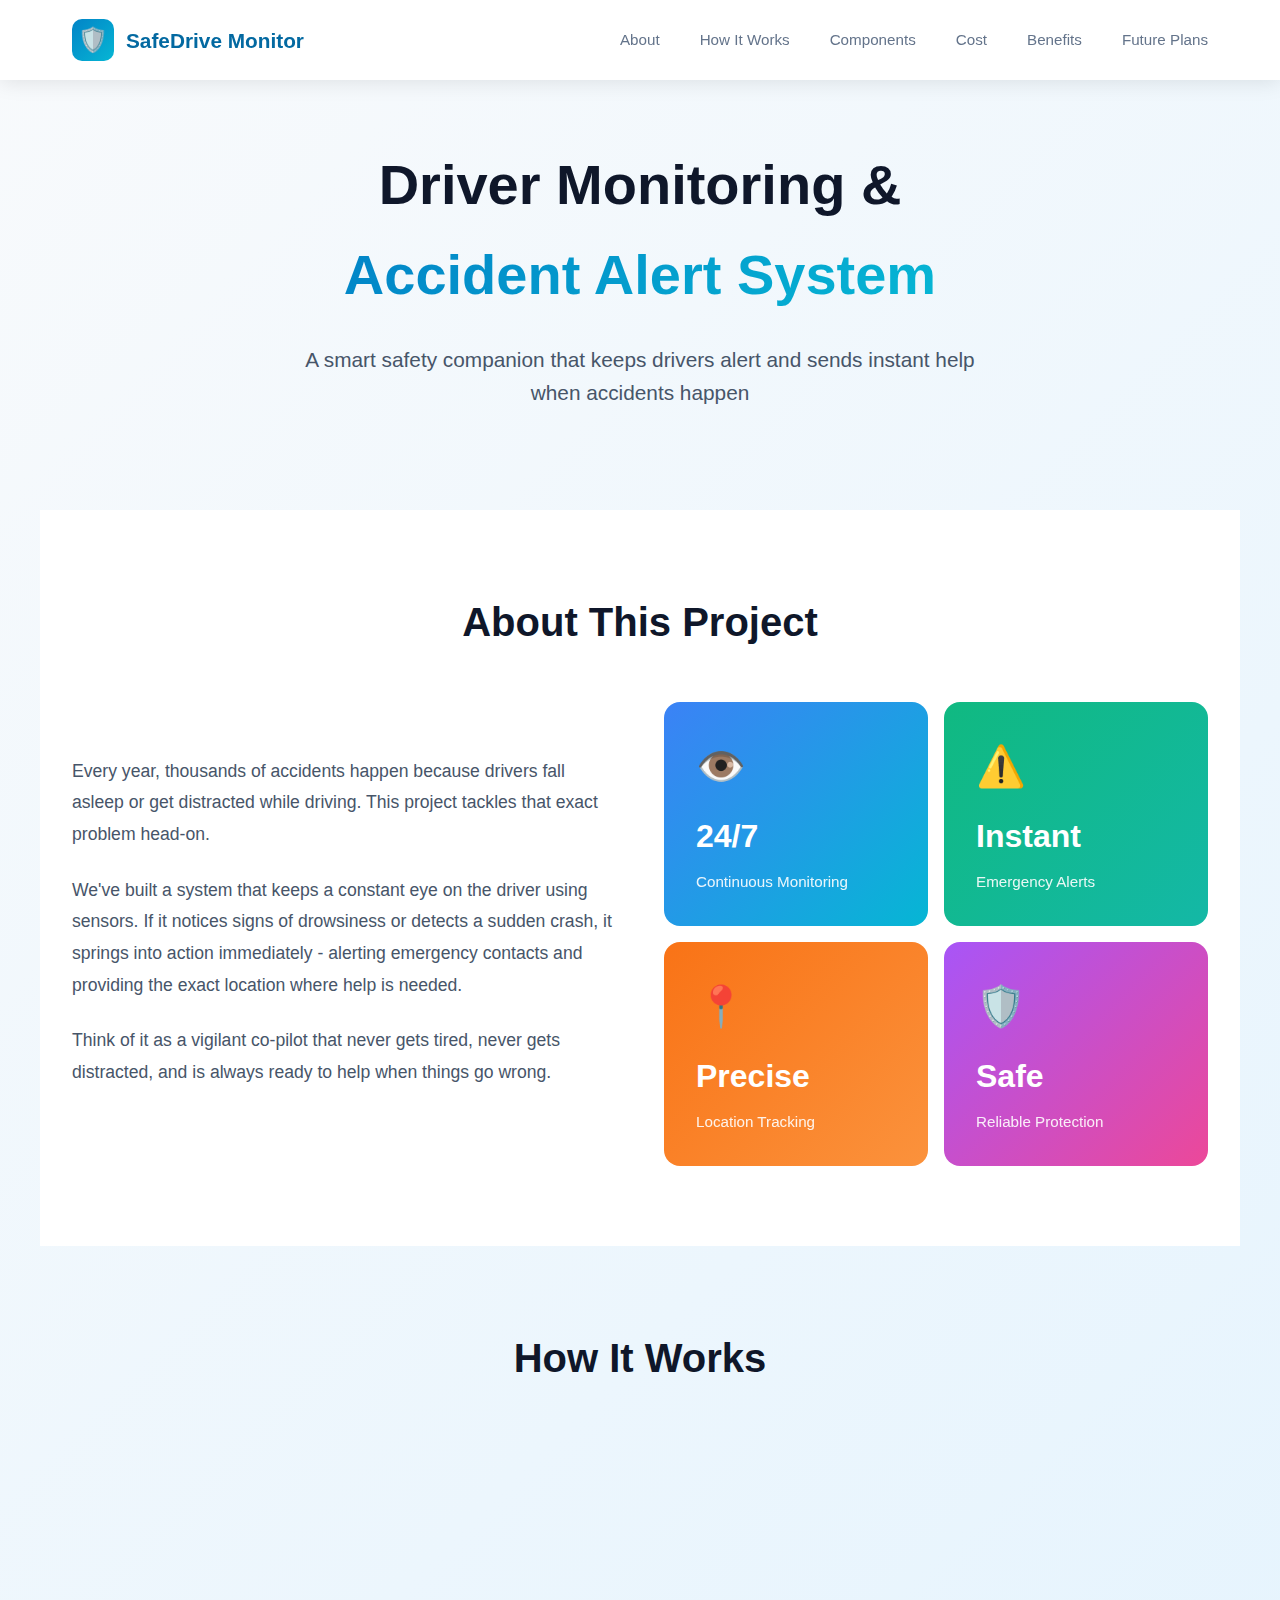
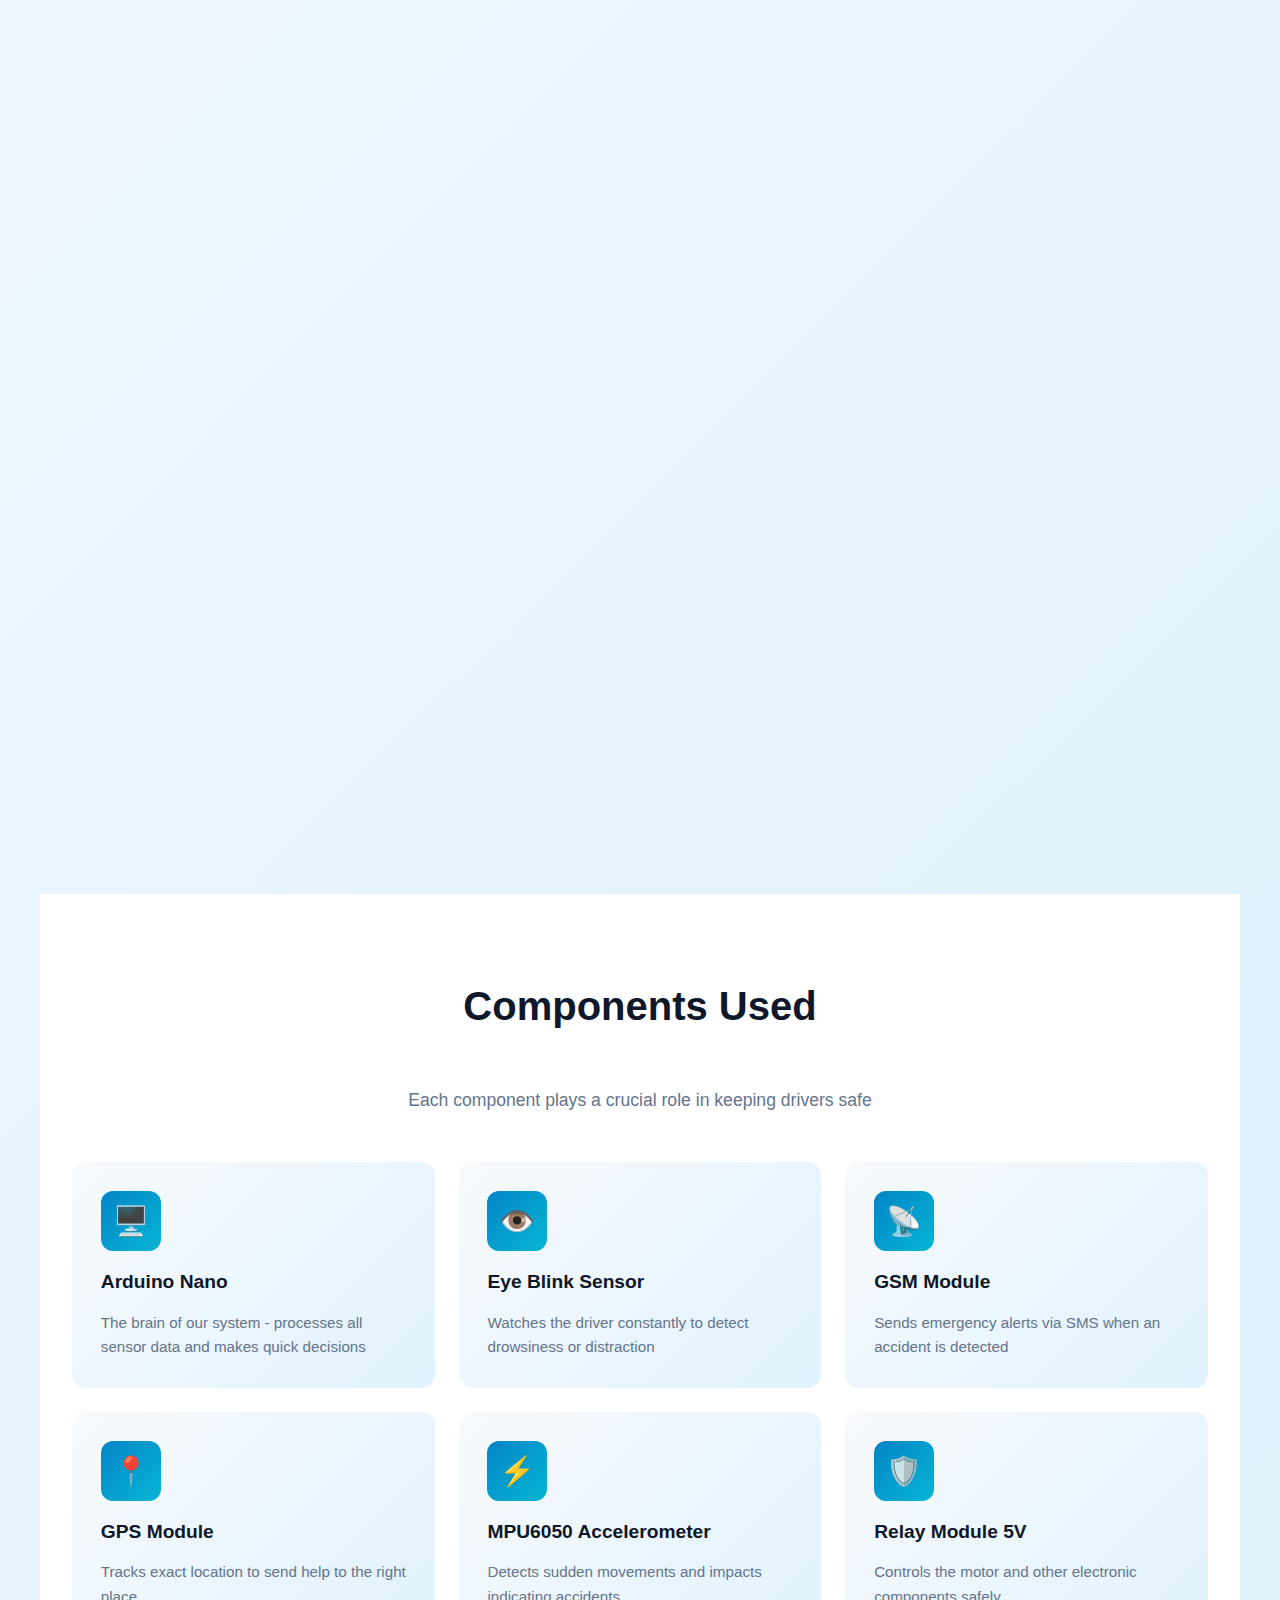
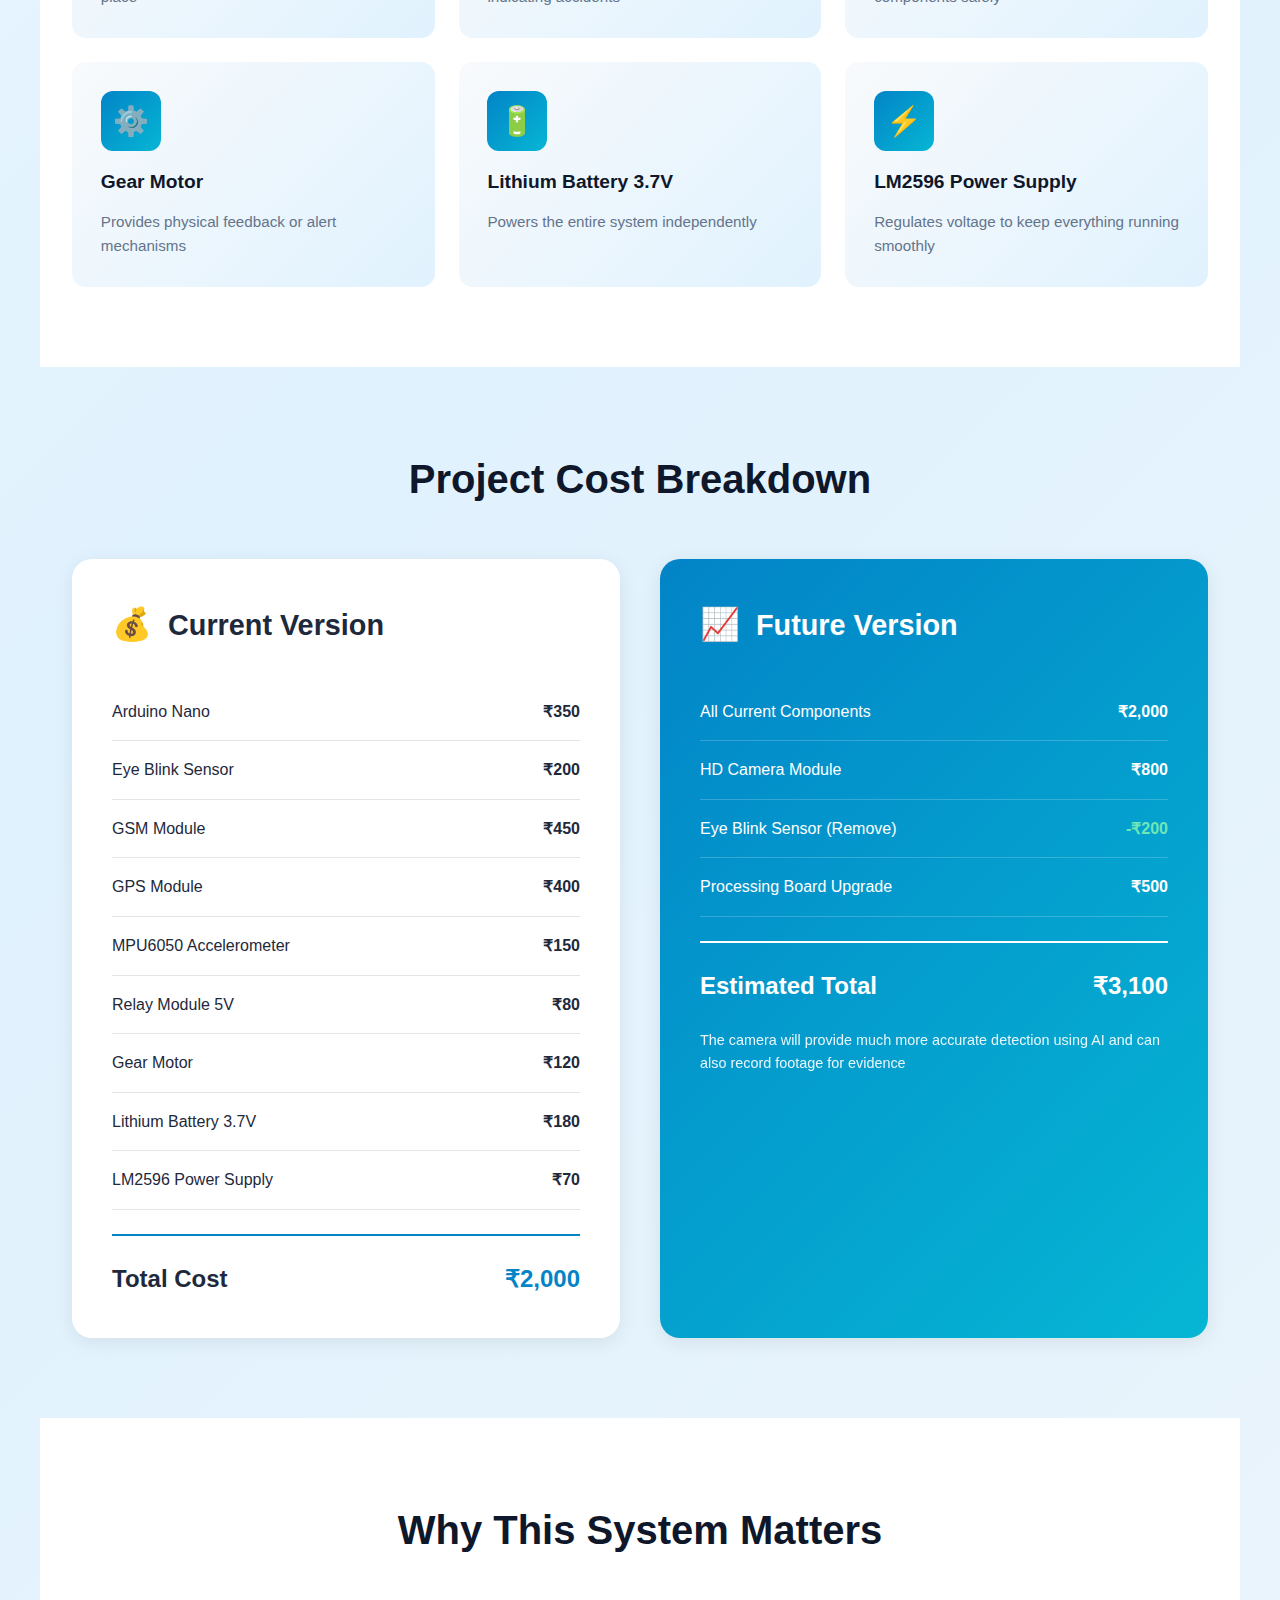
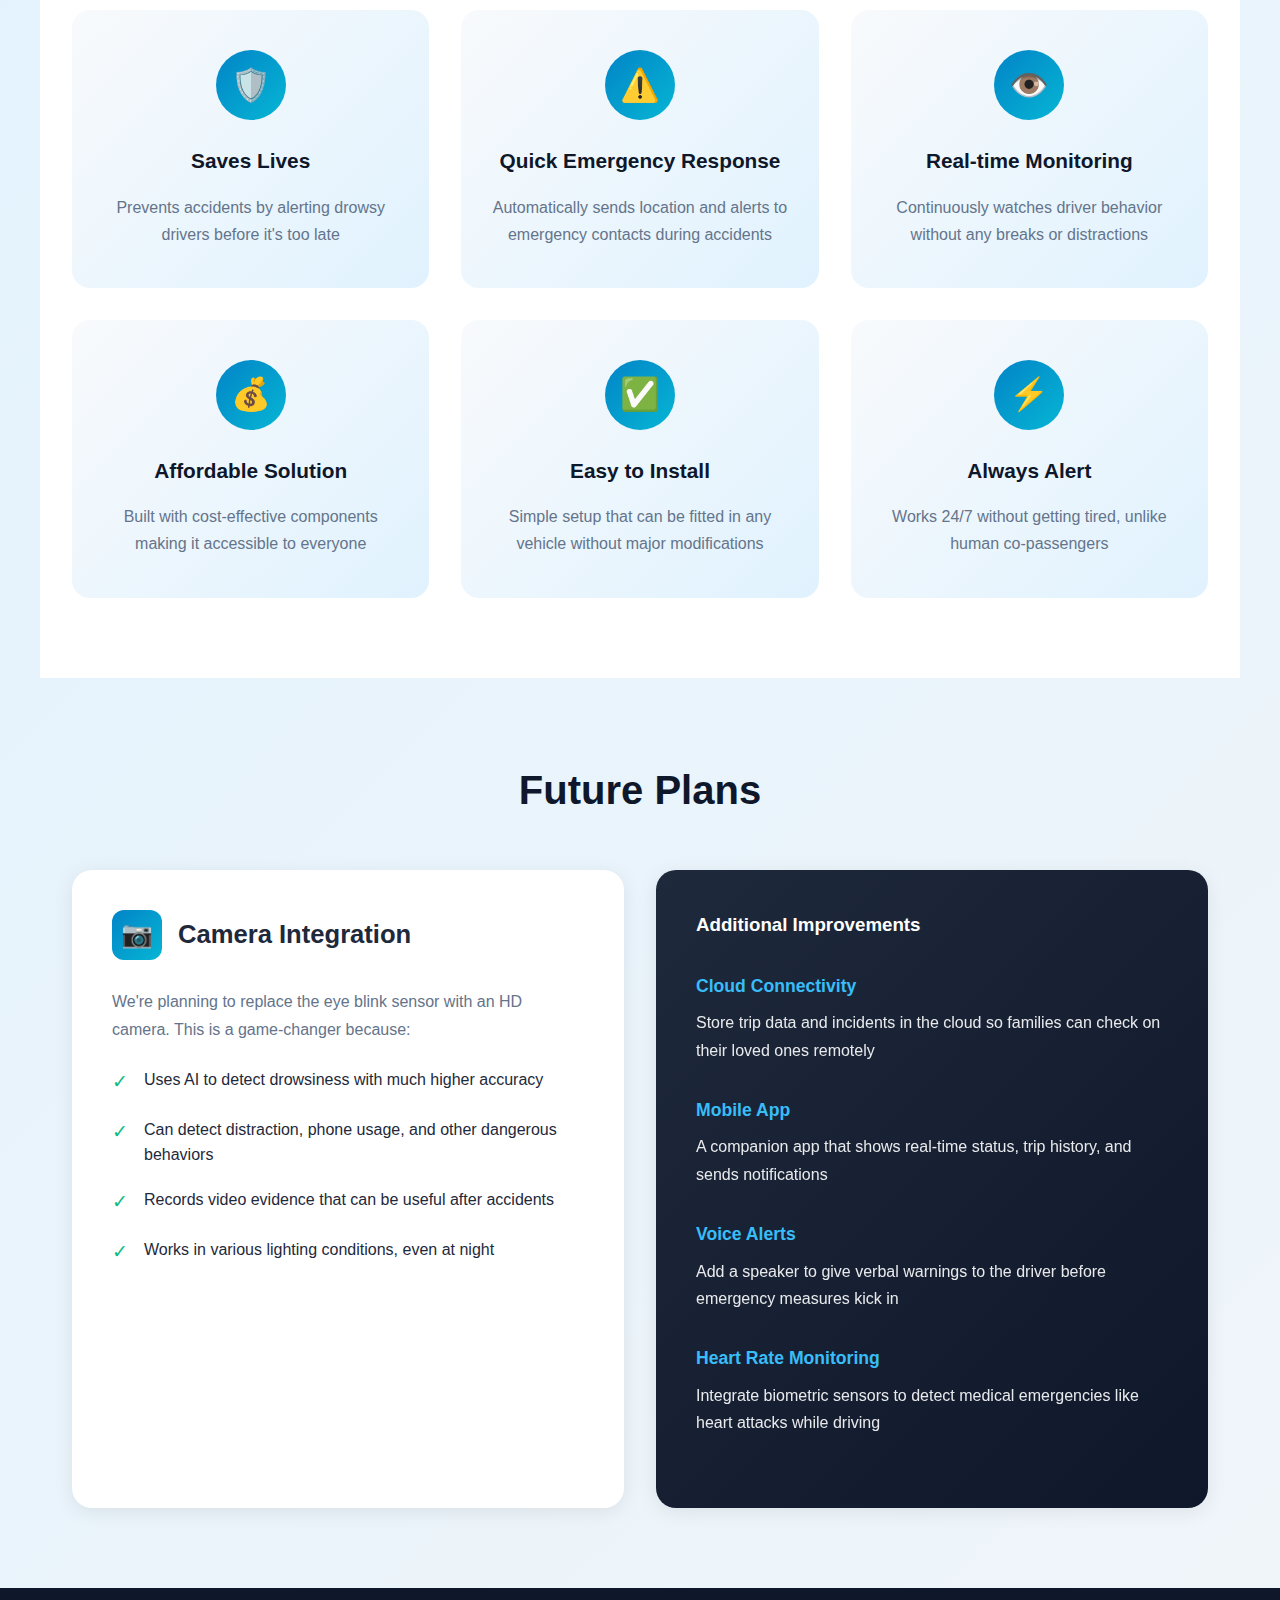
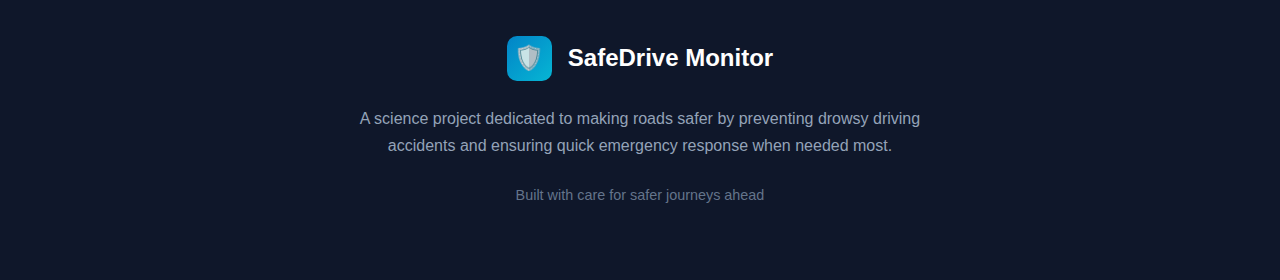
<file: index.html>
<!DOCTYPE html>
<html lang="en">
<head>
    <meta charset="UTF-8">
    <meta name="viewport" content="width=device-width, initial-scale=1.0">
    <title>Driver Monitoring & Accident Alert System - Science Project</title>
    <link rel="stylesheet" href="driver.css">
</head>
<body>
    <nav class="navbar">
        <div class="nav-container">
            <div class="logo">
                <div class="logo-icon">🛡️</div>
                <span>SafeDrive Monitor</span>
            </div>
            <ul class="nav-links">
                <li><a href="#about">About</a></li>
                <li><a href="#how-it-works">How It Works</a></li>
                <li><a href="#components">Components</a></li>
                <li><a href="#cost">Cost</a></li>
                <li><a href="#benefits">Benefits</a></li>
                <li><a href="#future">Future Plans</a></li>
            </ul>
        </div>
    </nav>

    <section class="hero">
        <h1>Driver Monitoring &<br><span class="highlight">Accident Alert System</span></h1>
        <p>A smart safety companion that keeps drivers alert and sends instant help when accidents happen</p>
    </section>

    <section id="about" class="section white-section">
        <h2 class="section-title">About This Project</h2>
        <div class="about-grid">
            <div class="about-text">
                <p>Every year, thousands of accidents happen because drivers fall asleep or get distracted while driving. This project tackles that exact problem head-on.</p>
                <p>We've built a system that keeps a constant eye on the driver using sensors. If it notices signs of drowsiness or detects a sudden crash, it springs into action immediately - alerting emergency contacts and providing the exact location where help is needed.</p>
                <p>Think of it as a vigilant co-pilot that never gets tired, never gets distracted, and is always ready to help when things go wrong.</p>
            </div>
            <div class="stats-grid">
                <div class="stat-card blue">
                    <div class="stat-icon">👁️</div>
                    <h3>24/7</h3>
                    <p>Continuous Monitoring</p>
                </div>
                <div class="stat-card green">
                    <div class="stat-icon">⚠️</div>
                    <h3>Instant</h3>
                    <p>Emergency Alerts</p>
                </div>
                <div class="stat-card orange">
                    <div class="stat-icon">📍</div>
                    <h3>Precise</h3>
                    <p>Location Tracking</p>
                </div>
                <div class="stat-card pink">
                    <div class="stat-icon">🛡️</div>
                    <h3>Safe</h3>
                    <p>Reliable Protection</p>
                </div>
            </div>
        </div>
    </section>

    <section id="how-it-works" class="section">
        <h2 class="section-title">How It Works</h2>
        <div class="steps">
            <div class="step">
                <div class="step-number">1</div>
                <div class="step-content">
                    <h3>Driver Monitoring</h3>
                    <p>The eye blink sensor continuously tracks the driver's eyes. If it detects prolonged eye closure or irregular blinking patterns, it knows something's wrong.</p>
                </div>
            </div>
            <div class="step">
                <div class="step-number">2</div>
                <div class="step-content">
                    <h3>Motion Detection</h3>
                    <p>The MPU6050 accelerometer feels every movement of the vehicle. During normal driving, movements are smooth. But during an accident, there's a sudden, sharp change that the sensor catches instantly.</p>
                </div>
            </div>
            <div class="step">
                <div class="step-number">3</div>
                <div class="step-content">
                    <h3>Processing & Decision</h3>
                    <p>Arduino Nano is constantly analyzing data from all sensors. When it spots danger signs - whether drowsiness or a crash - it makes split-second decisions.</p>
                </div>
            </div>
            <div class="step">
                <div class="step-number">4</div>
                <div class="step-content">
                    <h3>Alert Activation</h3>
                    <p>The moment danger is confirmed, multiple things happen at once: the system triggers alerts, the motor provides physical warnings, and emergency protocols begin.</p>
                </div>
            </div>
            <div class="step">
                <div class="step-number">5</div>
                <div class="step-content">
                    <h3>Emergency Response</h3>
                    <p>The GSM module sends SMS alerts to pre-programmed emergency contacts. The GPS module provides the exact coordinates so help can reach the right location without any delay.</p>
                </div>
            </div>
        </div>
    </section>

    <section id="components" class="section white-section">
        <h2 class="section-title">Components Used</h2>
        <p style="text-align: center; color: #64748b; margin-bottom: 3rem; font-size: 1.1rem;">Each component plays a crucial role in keeping drivers safe</p>
        <div class="components-grid">
            <div class="component-card">
                <div class="component-icon">🖥️</div>
                <h3>Arduino Nano</h3>
                <p>The brain of our system - processes all sensor data and makes quick decisions</p>
            </div>
            <div class="component-card">
                <div class="component-icon">👁️</div>
                <h3>Eye Blink Sensor</h3>
                <p>Watches the driver constantly to detect drowsiness or distraction</p>
            </div>
            <div class="component-card">
                <div class="component-icon">📡</div>
                <h3>GSM Module</h3>
                <p>Sends emergency alerts via SMS when an accident is detected</p>
            </div>
            <div class="component-card">
                <div class="component-icon">📍</div>
                <h3>GPS Module</h3>
                <p>Tracks exact location to send help to the right place</p>
            </div>
            <div class="component-card">
                <div class="component-icon">⚡</div>
                <h3>MPU6050 Accelerometer</h3>
                <p>Detects sudden movements and impacts indicating accidents</p>
            </div>
            <div class="component-card">
                <div class="component-icon">🛡️</div>
                <h3>Relay Module 5V</h3>
                <p>Controls the motor and other electronic components safely</p>
            </div>
            <div class="component-card">
                <div class="component-icon">⚙️</div>
                <h3>Gear Motor</h3>
                <p>Provides physical feedback or alert mechanisms</p>
            </div>
            <div class="component-card">
                <div class="component-icon">🔋</div>
                <h3>Lithium Battery 3.7V</h3>
                <p>Powers the entire system independently</p>
            </div>
            <div class="component-card">
                <div class="component-icon">⚡</div>
                <h3>LM2596 Power Supply</h3>
                <p>Regulates voltage to keep everything running smoothly</p>
            </div>
        </div>
    </section>

    <section id="cost" class="section">
        <h2 class="section-title">Project Cost Breakdown</h2>
        <div class="cost-grid">
            <div class="cost-card current">
                <div class="cost-header">
                    <span class="cost-icon">💰</span>
                    <span>Current Version</span>
                </div>
                <div class="cost-item">
                    <span>Arduino Nano</span>
                    <span><strong>₹350</strong></span>
                </div>
                <div class="cost-item">
                    <span>Eye Blink Sensor</span>
                    <span><strong>₹200</strong></span>
                </div>
                <div class="cost-item">
                    <span>GSM Module</span>
                    <span><strong>₹450</strong></span>
                </div>
                <div class="cost-item">
                    <span>GPS Module</span>
                    <span><strong>₹400</strong></span>
                </div>
                <div class="cost-item">
                    <span>MPU6050 Accelerometer</span>
                    <span><strong>₹150</strong></span>
                </div>
                <div class="cost-item">
                    <span>Relay Module 5V</span>
                    <span><strong>₹80</strong></span>
                </div>
                <div class="cost-item">
                    <span>Gear Motor</span>
                    <span><strong>₹120</strong></span>
                </div>
                <div class="cost-item">
                    <span>Lithium Battery 3.7V</span>
                    <span><strong>₹180</strong></span>
                </div>
                <div class="cost-item">
                    <span>LM2596 Power Supply</span>
                    <span><strong>₹70</strong></span>
                </div>
                <div class="cost-total">
                    <span>Total Cost</span>
                    <span style="color: #0284c7;">₹2,000</span>
                </div>
            </div>

            <div class="cost-card future">
                <div class="cost-header">
                    <span class="cost-icon">📈</span>
                    <span>Future Version</span>
                </div>
                <div class="cost-item">
                    <span>All Current Components</span>
                    <span><strong>₹2,000</strong></span>
                </div>
                <div class="cost-item">
                    <span>HD Camera Module</span>
                    <span><strong>₹800</strong></span>
                </div>
                <div class="cost-item">
                    <span>Eye Blink Sensor (Remove)</span>
                    <span style="color: #6ee7b7;"><strong>-₹200</strong></span>
                </div>
                <div class="cost-item">
                    <span>Processing Board Upgrade</span>
                    <span><strong>₹500</strong></span>
                </div>
                <div class="cost-total">
                    <span>Estimated Total</span>
                    <span>₹3,100</span>
                </div>
                <p class="cost-note">The camera will provide much more accurate detection using AI and can also record footage for evidence</p>
            </div>
        </div>
    </section>

    <section id="benefits" class="section white-section">
        <h2 class="section-title">Why This System Matters</h2>
        <div class="benefits-grid">
            <div class="benefit-card">
                <div class="benefit-icon">🛡️</div>
                <h3>Saves Lives</h3>
                <p>Prevents accidents by alerting drowsy drivers before it's too late</p>
            </div>
            <div class="benefit-card">
                <div class="benefit-icon">⚠️</div>
                <h3>Quick Emergency Response</h3>
                <p>Automatically sends location and alerts to emergency contacts during accidents</p>
            </div>
            <div class="benefit-card">
                <div class="benefit-icon">👁️</div>
                <h3>Real-time Monitoring</h3>
                <p>Continuously watches driver behavior without any breaks or distractions</p>
            </div>
            <div class="benefit-card">
                <div class="benefit-icon">💰</div>
                <h3>Affordable Solution</h3>
                <p>Built with cost-effective components making it accessible to everyone</p>
            </div>
            <div class="benefit-card">
                <div class="benefit-icon">✅</div>
                <h3>Easy to Install</h3>
                <p>Simple setup that can be fitted in any vehicle without major modifications</p>
            </div>
            <div class="benefit-card">
                <div class="benefit-icon">⚡</div>
                <h3>Always Alert</h3>
                <p>Works 24/7 without getting tired, unlike human co-passengers</p>
            </div>
        </div>
    </section>

    <section id="future" class="section">
        <h2 class="section-title">Future Plans</h2>
        <div class="future-grid">
            <div class="future-card camera">
                <div class="future-header">
                    <div class="future-icon">📷</div>
                    <h3>Camera Integration</h3>
                </div>
                <p style="color: #64748b;">We're planning to replace the eye blink sensor with an HD camera. This is a game-changer because:</p>
                <ul class="future-list">
                    <li>
                        <span class="check-icon">✓</span>
                        <span>Uses AI to detect drowsiness with much higher accuracy</span>
                    </li>
                    <li>
                        <span class="check-icon">✓</span>
                        <span>Can detect distraction, phone usage, and other dangerous behaviors</span>
                    </li>
                    <li>
                        <span class="check-icon">✓</span>
                        <span>Records video evidence that can be useful after accidents</span>
                    </li>
                    <li>
                        <span class="check-icon">✓</span>
                        <span>Works in various lighting conditions, even at night</span>
                    </li>
                </ul>
            </div>

            <div class="future-card additional">
                <h3 style="margin-bottom: 2rem;">Additional Improvements</h3>
                <div class="improvement-section">
                    <h4>Cloud Connectivity</h4>
                    <p>Store trip data and incidents in the cloud so families can check on their loved ones remotely</p>
                </div>
                <div class="improvement-section">
                    <h4>Mobile App</h4>
                    <p>A companion app that shows real-time status, trip history, and sends notifications</p>
                </div>
                <div class="improvement-section">
                    <h4>Voice Alerts</h4>
                    <p>Add a speaker to give verbal warnings to the driver before emergency measures kick in</p>
                </div>
                <div class="improvement-section">
                    <h4>Heart Rate Monitoring</h4>
                    <p>Integrate biometric sensors to detect medical emergencies like heart attacks while driving</p>
                </div>
            </div>
        </div>
    </section>

    <footer>
        <div class="footer-logo">
            <div class="footer-logo-icon">🛡️</div>
            <span>SafeDrive Monitor</span>
        </div>
        <p>A science project dedicated to making roads safer by preventing drowsy driving accidents and ensuring quick emergency response when needed most.</p>
        <p class="footer-note">Built with care for safer journeys ahead</p>
    </footer>
</body>
</html>
</file>
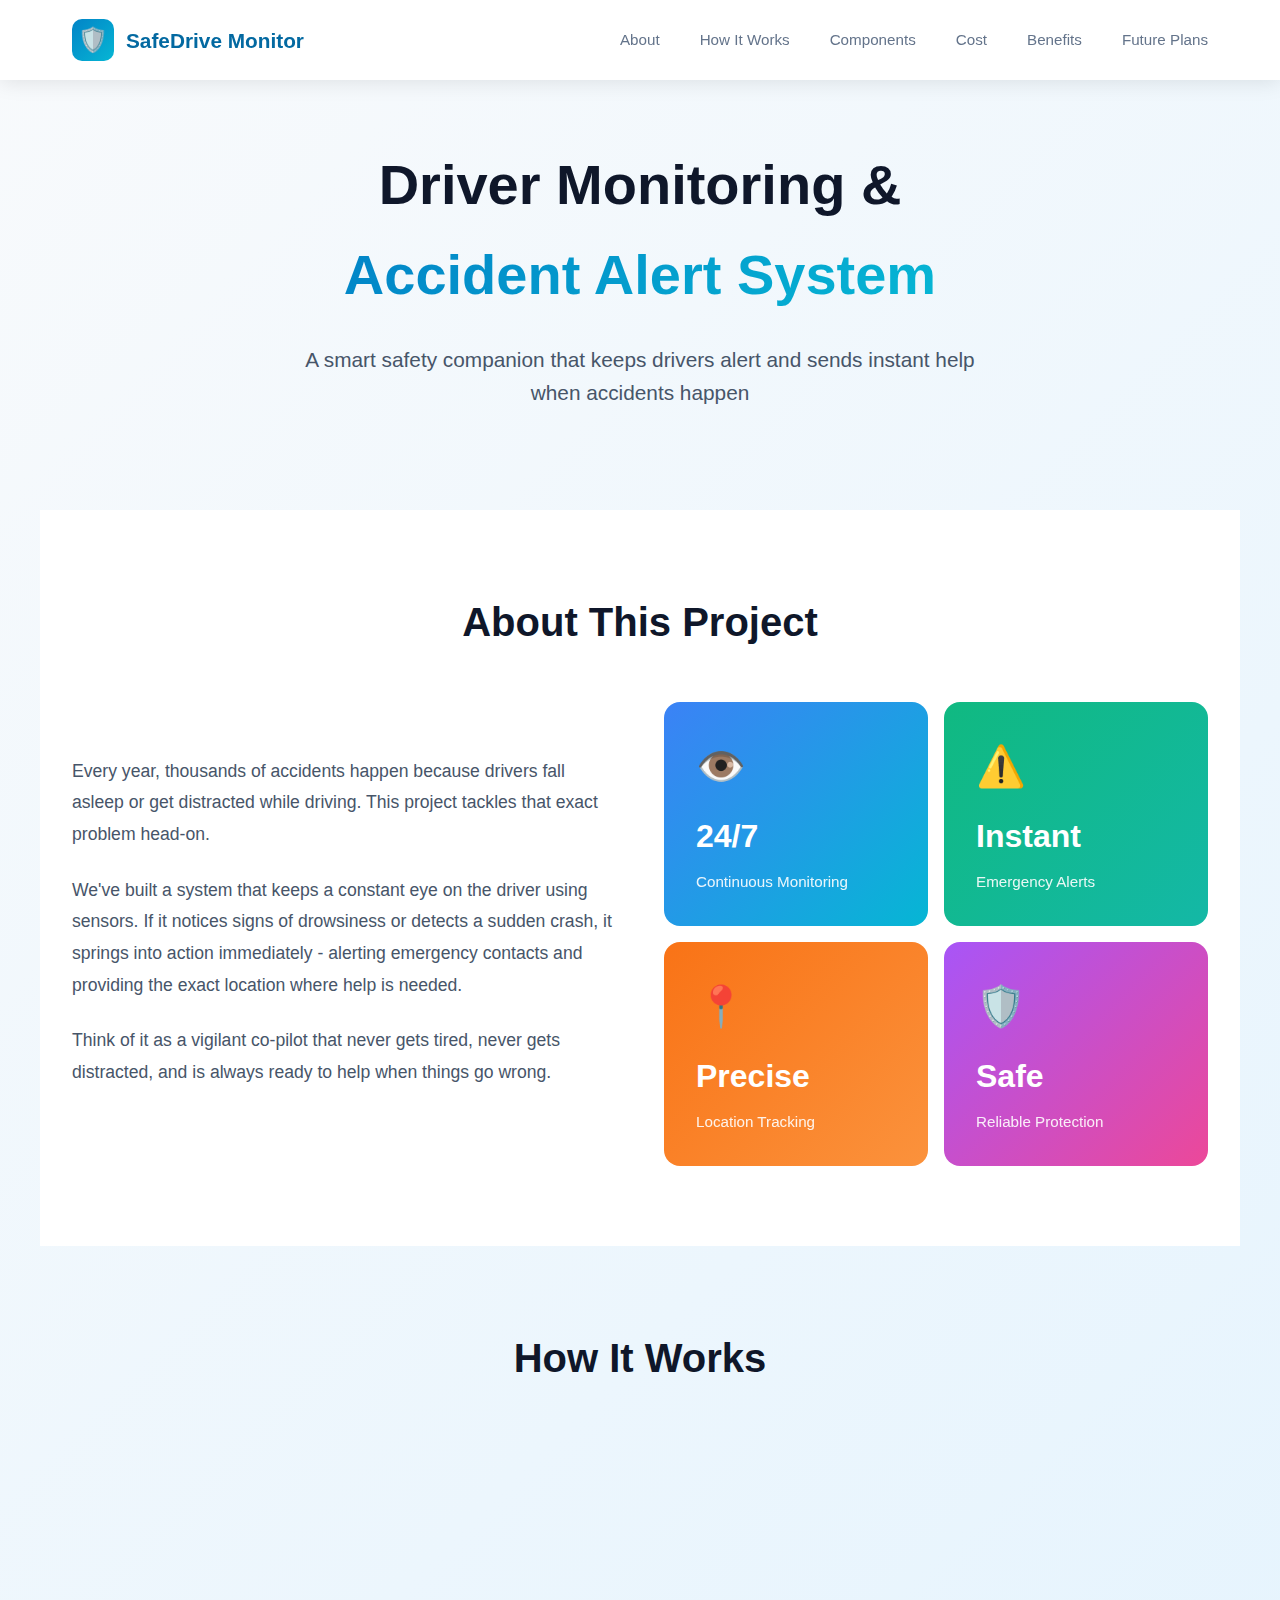
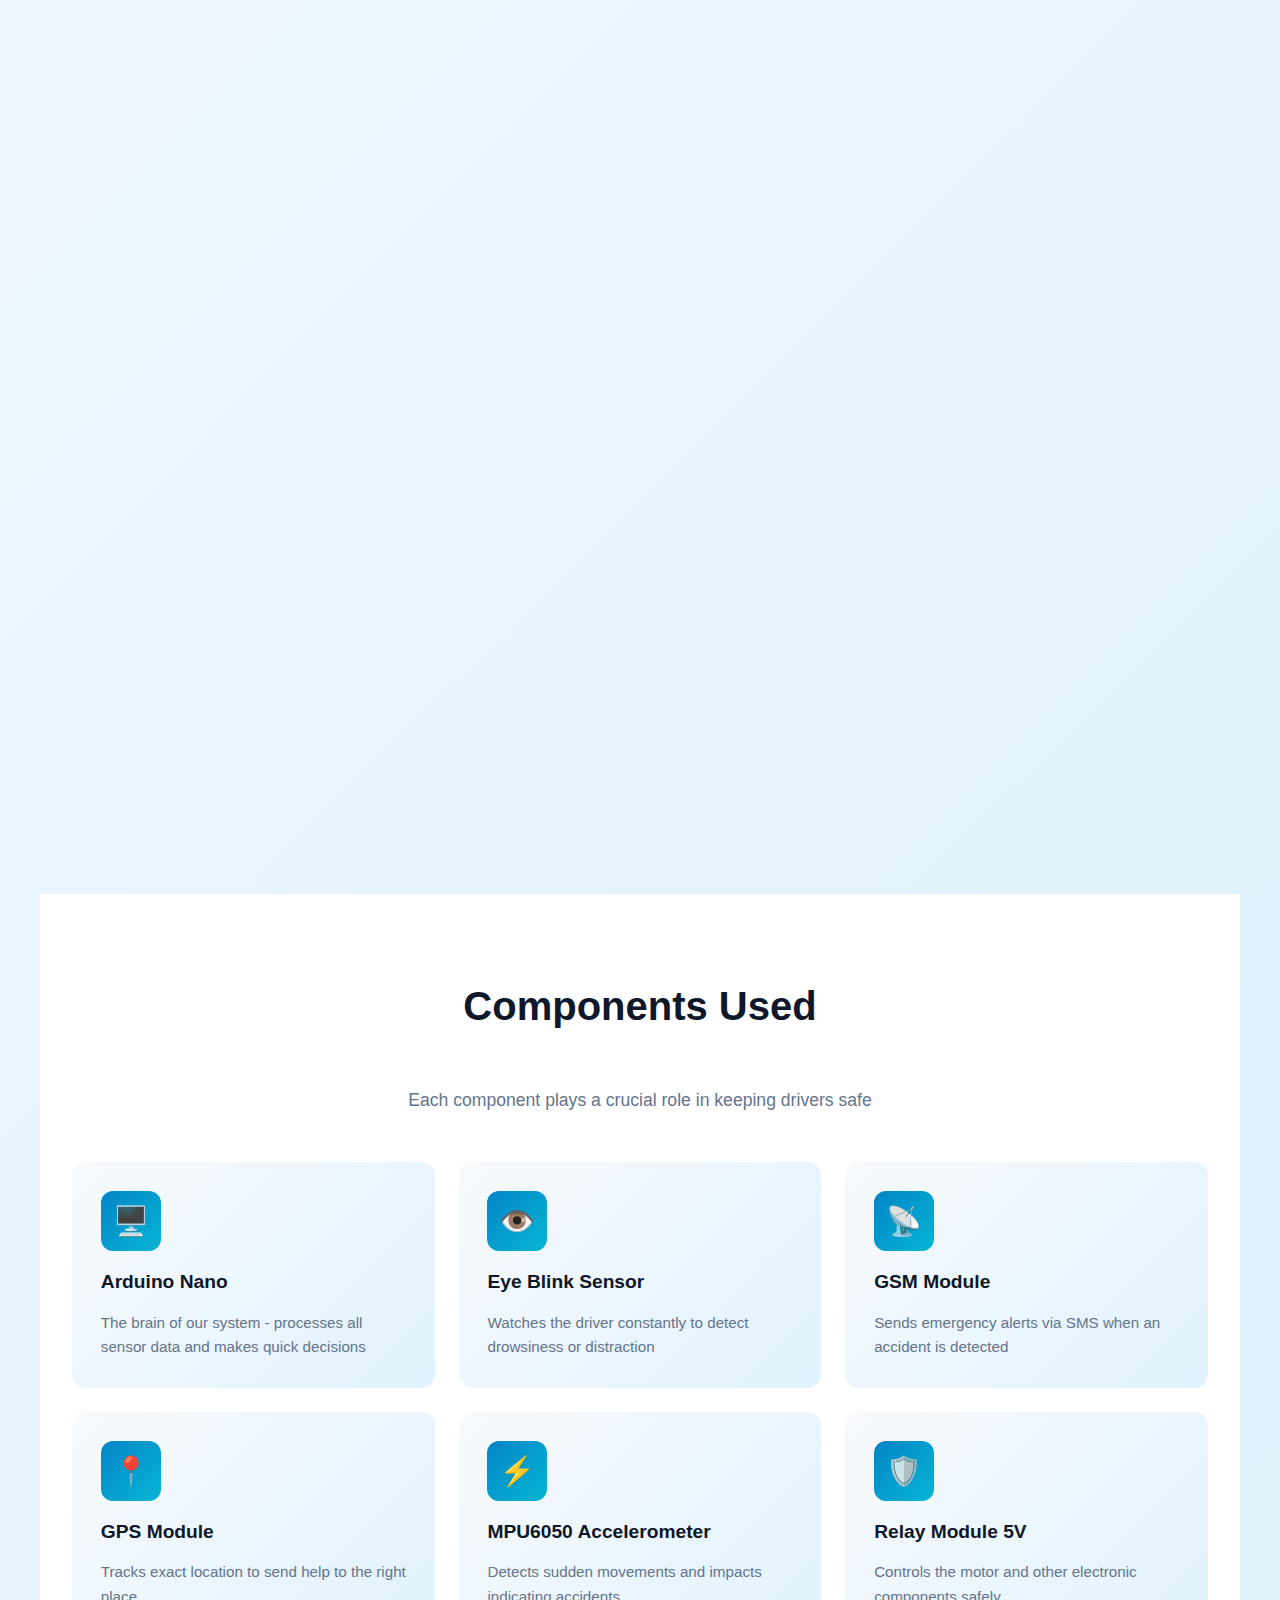
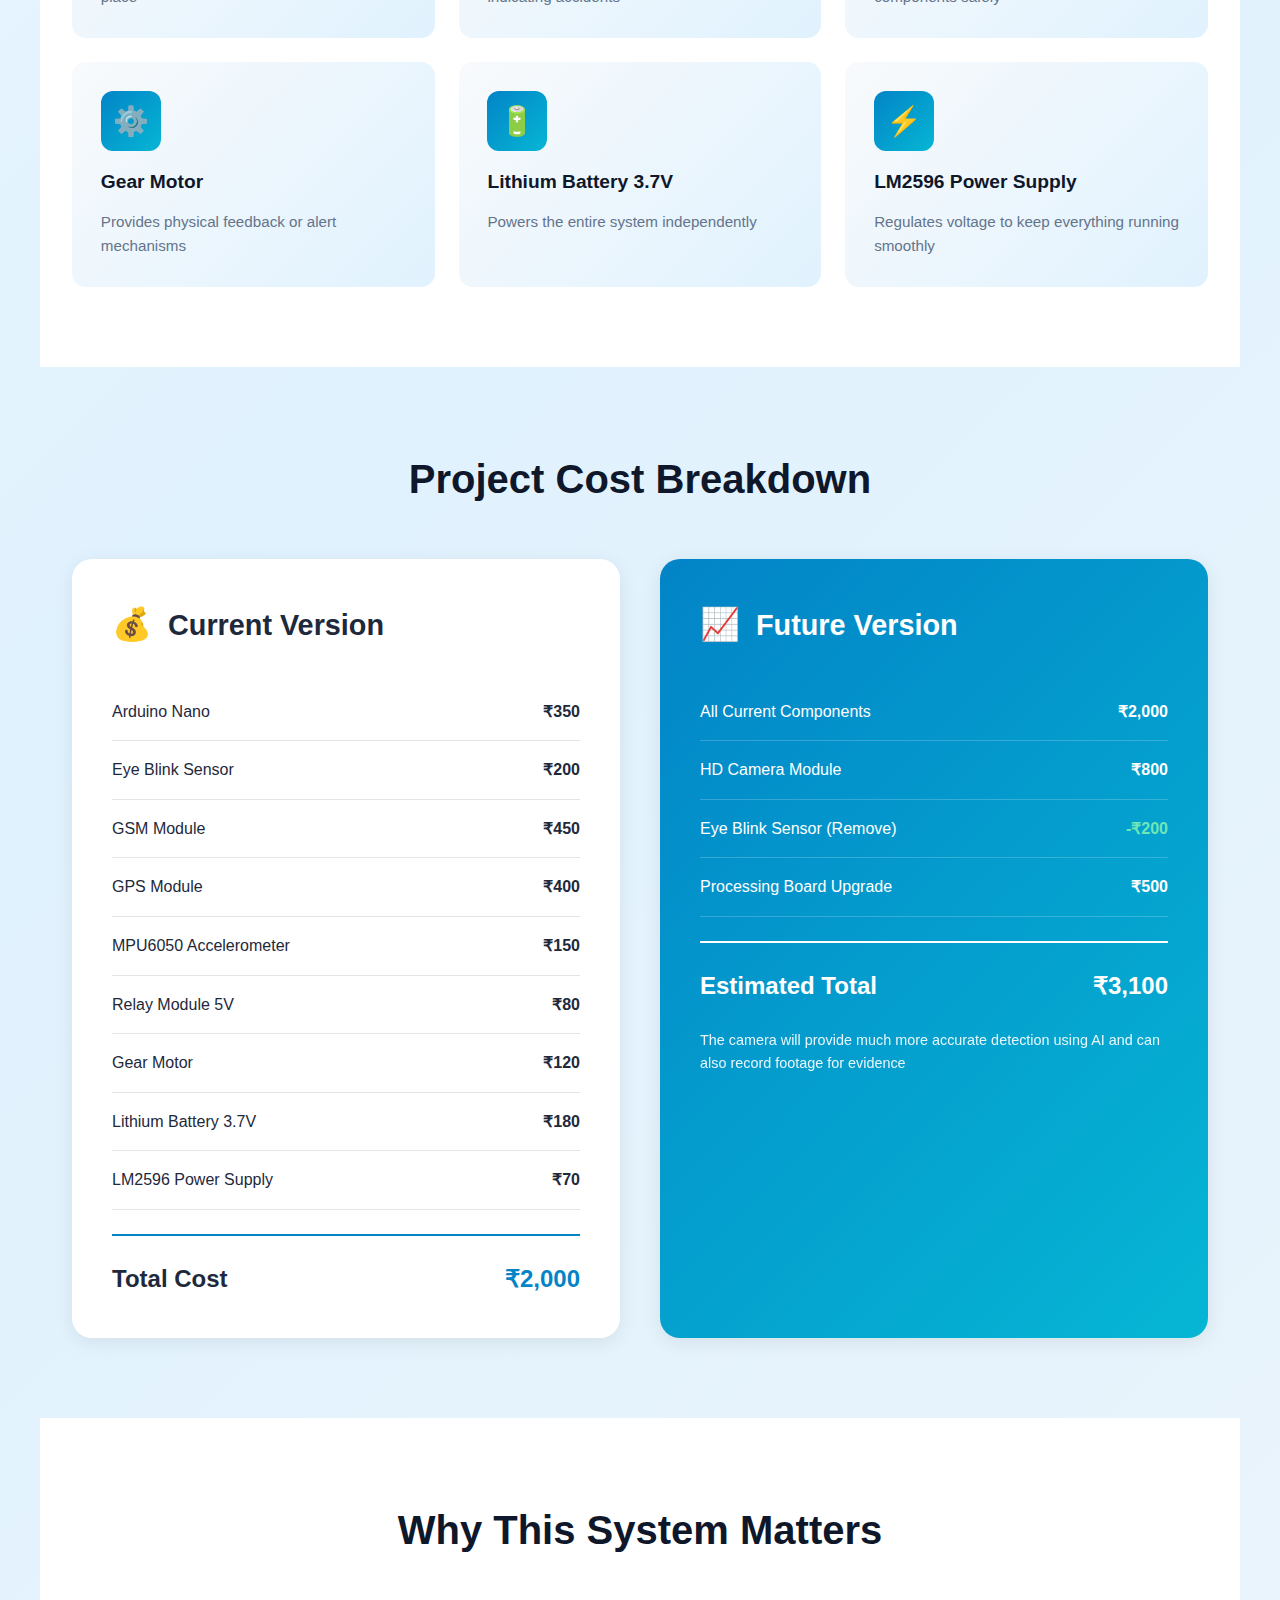
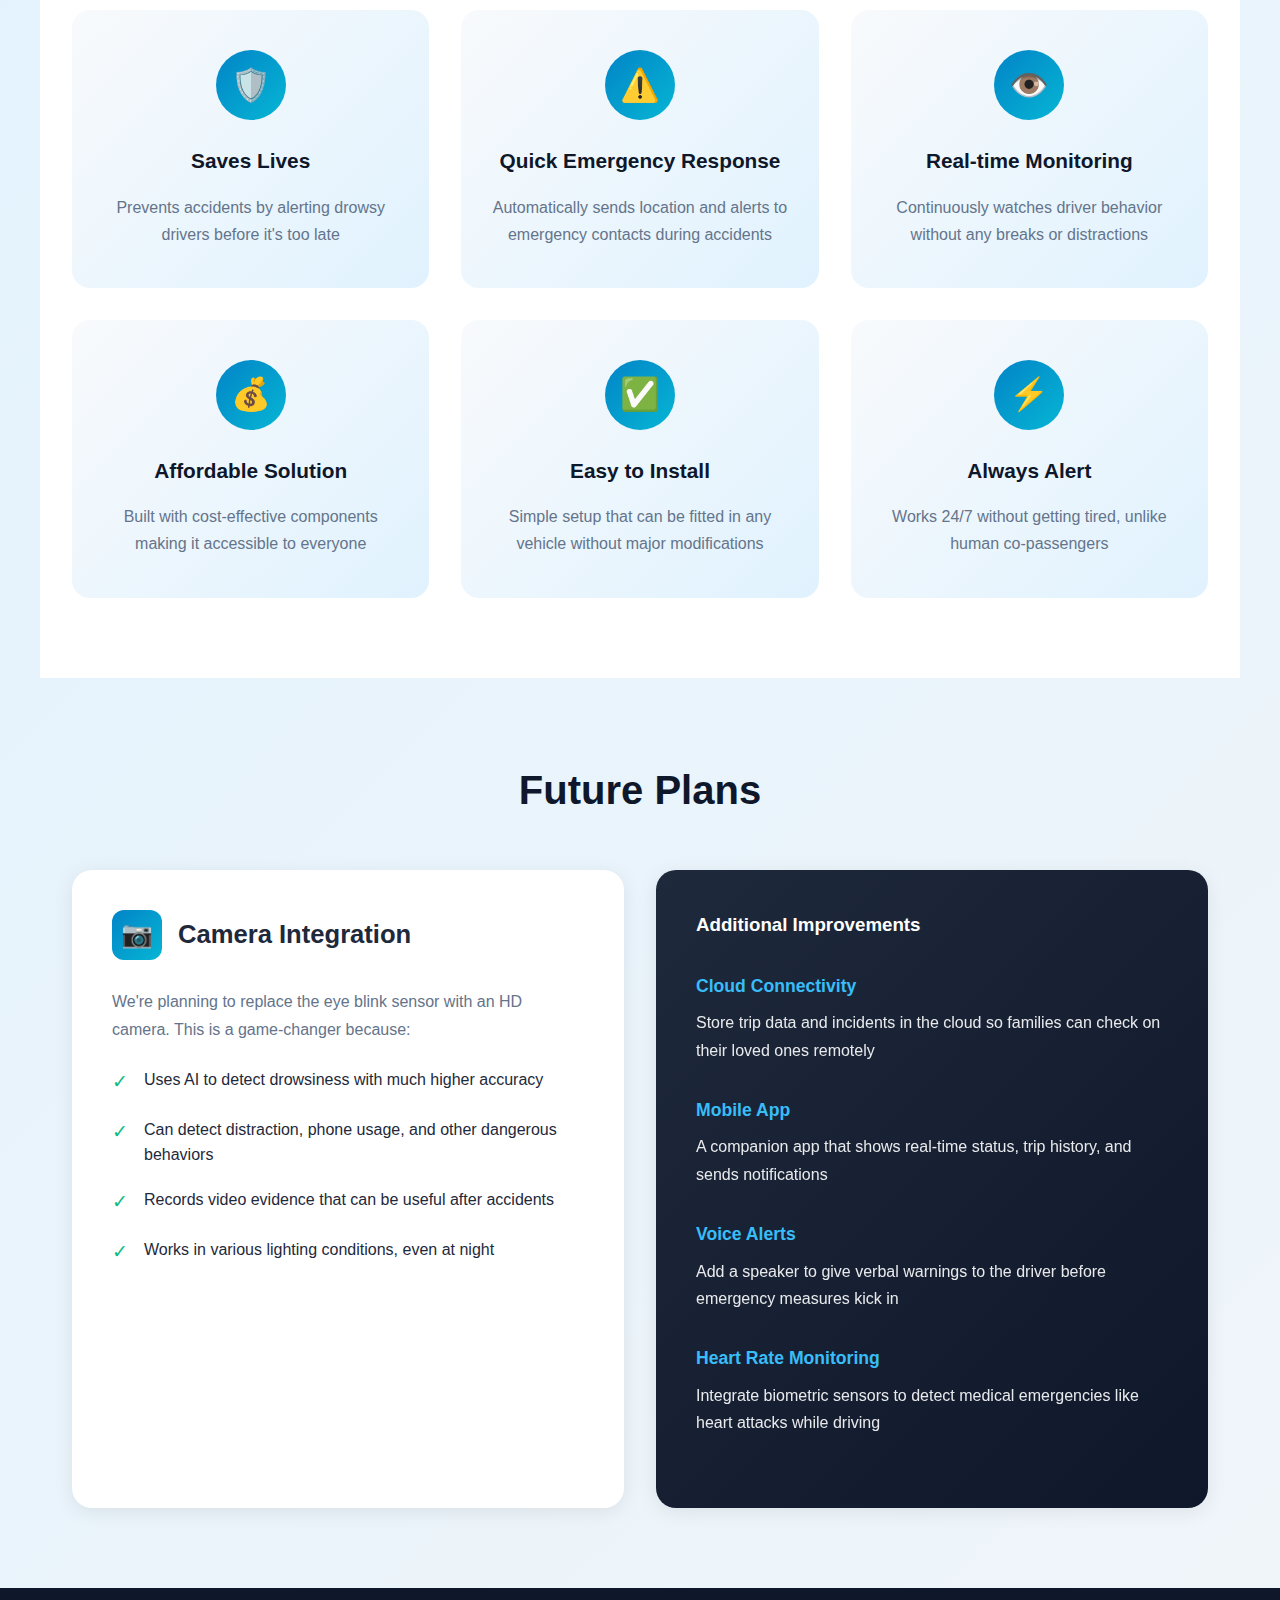
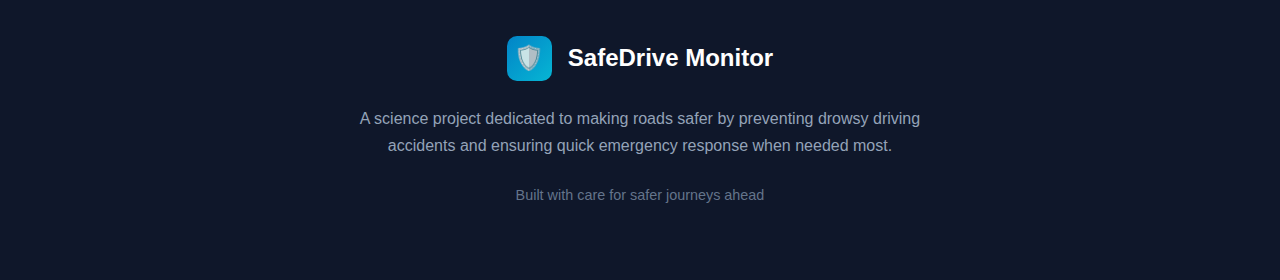
<file: driver.html>
<!DOCTYPE html>
<html lang="en">
<head>
    <meta charset="UTF-8">
    <meta name="viewport" content="width=device-width, initial-scale=1.0">
    <title>Driver Monitoring & Accident Alert System - Science Project</title>
    <link rel="stylesheet" href="driver.css">
</head>
<body>
    <nav class="navbar">
        <div class="nav-container">
            <div class="logo">
                <div class="logo-icon">🛡️</div>
                <span>SafeDrive Monitor</span>
            </div>
            <ul class="nav-links">
                <li><a href="#about">About</a></li>
                <li><a href="#how-it-works">How It Works</a></li>
                <li><a href="#components">Components</a></li>
                <li><a href="#cost">Cost</a></li>
                <li><a href="#benefits">Benefits</a></li>
                <li><a href="#future">Future Plans</a></li>
            </ul>
        </div>
    </nav>

    <section class="hero">
        <h1>Driver Monitoring &<br><span class="highlight">Accident Alert System</span></h1>
        <p>A smart safety companion that keeps drivers alert and sends instant help when accidents happen</p>
    </section>

    <section id="about" class="section white-section">
        <h2 class="section-title">About This Project</h2>
        <div class="about-grid">
            <div class="about-text">
                <p>Every year, thousands of accidents happen because drivers fall asleep or get distracted while driving. This project tackles that exact problem head-on.</p>
                <p>We've built a system that keeps a constant eye on the driver using sensors. If it notices signs of drowsiness or detects a sudden crash, it springs into action immediately - alerting emergency contacts and providing the exact location where help is needed.</p>
                <p>Think of it as a vigilant co-pilot that never gets tired, never gets distracted, and is always ready to help when things go wrong.</p>
            </div>
            <div class="stats-grid">
                <div class="stat-card blue">
                    <div class="stat-icon">👁️</div>
                    <h3>24/7</h3>
                    <p>Continuous Monitoring</p>
                </div>
                <div class="stat-card green">
                    <div class="stat-icon">⚠️</div>
                    <h3>Instant</h3>
                    <p>Emergency Alerts</p>
                </div>
                <div class="stat-card orange">
                    <div class="stat-icon">📍</div>
                    <h3>Precise</h3>
                    <p>Location Tracking</p>
                </div>
                <div class="stat-card pink">
                    <div class="stat-icon">🛡️</div>
                    <h3>Safe</h3>
                    <p>Reliable Protection</p>
                </div>
            </div>
        </div>
    </section>

    <section id="how-it-works" class="section">
        <h2 class="section-title">How It Works</h2>
        <div class="steps">
            <div class="step">
                <div class="step-number">1</div>
                <div class="step-content">
                    <h3>Driver Monitoring</h3>
                    <p>The eye blink sensor continuously tracks the driver's eyes. If it detects prolonged eye closure or irregular blinking patterns, it knows something's wrong.</p>
                </div>
            </div>
            <div class="step">
                <div class="step-number">2</div>
                <div class="step-content">
                    <h3>Motion Detection</h3>
                    <p>The MPU6050 accelerometer feels every movement of the vehicle. During normal driving, movements are smooth. But during an accident, there's a sudden, sharp change that the sensor catches instantly.</p>
                </div>
            </div>
            <div class="step">
                <div class="step-number">3</div>
                <div class="step-content">
                    <h3>Processing & Decision</h3>
                    <p>Arduino Nano is constantly analyzing data from all sensors. When it spots danger signs - whether drowsiness or a crash - it makes split-second decisions.</p>
                </div>
            </div>
            <div class="step">
                <div class="step-number">4</div>
                <div class="step-content">
                    <h3>Alert Activation</h3>
                    <p>The moment danger is confirmed, multiple things happen at once: the system triggers alerts, the motor provides physical warnings, and emergency protocols begin.</p>
                </div>
            </div>
            <div class="step">
                <div class="step-number">5</div>
                <div class="step-content">
                    <h3>Emergency Response</h3>
                    <p>The GSM module sends SMS alerts to pre-programmed emergency contacts. The GPS module provides the exact coordinates so help can reach the right location without any delay.</p>
                </div>
            </div>
        </div>
    </section>

    <section id="components" class="section white-section">
        <h2 class="section-title">Components Used</h2>
        <p style="text-align: center; color: #64748b; margin-bottom: 3rem; font-size: 1.1rem;">Each component plays a crucial role in keeping drivers safe</p>
        <div class="components-grid">
            <div class="component-card">
                <div class="component-icon">🖥️</div>
                <h3>Arduino Nano</h3>
                <p>The brain of our system - processes all sensor data and makes quick decisions</p>
            </div>
            <div class="component-card">
                <div class="component-icon">👁️</div>
                <h3>Eye Blink Sensor</h3>
                <p>Watches the driver constantly to detect drowsiness or distraction</p>
            </div>
            <div class="component-card">
                <div class="component-icon">📡</div>
                <h3>GSM Module</h3>
                <p>Sends emergency alerts via SMS when an accident is detected</p>
            </div>
            <div class="component-card">
                <div class="component-icon">📍</div>
                <h3>GPS Module</h3>
                <p>Tracks exact location to send help to the right place</p>
            </div>
            <div class="component-card">
                <div class="component-icon">⚡</div>
                <h3>MPU6050 Accelerometer</h3>
                <p>Detects sudden movements and impacts indicating accidents</p>
            </div>
            <div class="component-card">
                <div class="component-icon">🛡️</div>
                <h3>Relay Module 5V</h3>
                <p>Controls the motor and other electronic components safely</p>
            </div>
            <div class="component-card">
                <div class="component-icon">⚙️</div>
                <h3>Gear Motor</h3>
                <p>Provides physical feedback or alert mechanisms</p>
            </div>
            <div class="component-card">
                <div class="component-icon">🔋</div>
                <h3>Lithium Battery 3.7V</h3>
                <p>Powers the entire system independently</p>
            </div>
            <div class="component-card">
                <div class="component-icon">⚡</div>
                <h3>LM2596 Power Supply</h3>
                <p>Regulates voltage to keep everything running smoothly</p>
            </div>
        </div>
    </section>

    <section id="cost" class="section">
        <h2 class="section-title">Project Cost Breakdown</h2>
        <div class="cost-grid">
            <div class="cost-card current">
                <div class="cost-header">
                    <span class="cost-icon">💰</span>
                    <span>Current Version</span>
                </div>
                <div class="cost-item">
                    <span>Arduino Nano</span>
                    <span><strong>₹350</strong></span>
                </div>
                <div class="cost-item">
                    <span>Eye Blink Sensor</span>
                    <span><strong>₹200</strong></span>
                </div>
                <div class="cost-item">
                    <span>GSM Module</span>
                    <span><strong>₹450</strong></span>
                </div>
                <div class="cost-item">
                    <span>GPS Module</span>
                    <span><strong>₹400</strong></span>
                </div>
                <div class="cost-item">
                    <span>MPU6050 Accelerometer</span>
                    <span><strong>₹150</strong></span>
                </div>
                <div class="cost-item">
                    <span>Relay Module 5V</span>
                    <span><strong>₹80</strong></span>
                </div>
                <div class="cost-item">
                    <span>Gear Motor</span>
                    <span><strong>₹120</strong></span>
                </div>
                <div class="cost-item">
                    <span>Lithium Battery 3.7V</span>
                    <span><strong>₹180</strong></span>
                </div>
                <div class="cost-item">
                    <span>LM2596 Power Supply</span>
                    <span><strong>₹70</strong></span>
                </div>
                <div class="cost-total">
                    <span>Total Cost</span>
                    <span style="color: #0284c7;">₹2,000</span>
                </div>
            </div>

            <div class="cost-card future">
                <div class="cost-header">
                    <span class="cost-icon">📈</span>
                    <span>Future Version</span>
                </div>
                <div class="cost-item">
                    <span>All Current Components</span>
                    <span><strong>₹2,000</strong></span>
                </div>
                <div class="cost-item">
                    <span>HD Camera Module</span>
                    <span><strong>₹800</strong></span>
                </div>
                <div class="cost-item">
                    <span>Eye Blink Sensor (Remove)</span>
                    <span style="color: #6ee7b7;"><strong>-₹200</strong></span>
                </div>
                <div class="cost-item">
                    <span>Processing Board Upgrade</span>
                    <span><strong>₹500</strong></span>
                </div>
                <div class="cost-total">
                    <span>Estimated Total</span>
                    <span>₹3,100</span>
                </div>
                <p class="cost-note">The camera will provide much more accurate detection using AI and can also record footage for evidence</p>
            </div>
        </div>
    </section>

    <section id="benefits" class="section white-section">
        <h2 class="section-title">Why This System Matters</h2>
        <div class="benefits-grid">
            <div class="benefit-card">
                <div class="benefit-icon">🛡️</div>
                <h3>Saves Lives</h3>
                <p>Prevents accidents by alerting drowsy drivers before it's too late</p>
            </div>
            <div class="benefit-card">
                <div class="benefit-icon">⚠️</div>
                <h3>Quick Emergency Response</h3>
                <p>Automatically sends location and alerts to emergency contacts during accidents</p>
            </div>
            <div class="benefit-card">
                <div class="benefit-icon">👁️</div>
                <h3>Real-time Monitoring</h3>
                <p>Continuously watches driver behavior without any breaks or distractions</p>
            </div>
            <div class="benefit-card">
                <div class="benefit-icon">💰</div>
                <h3>Affordable Solution</h3>
                <p>Built with cost-effective components making it accessible to everyone</p>
            </div>
            <div class="benefit-card">
                <div class="benefit-icon">✅</div>
                <h3>Easy to Install</h3>
                <p>Simple setup that can be fitted in any vehicle without major modifications</p>
            </div>
            <div class="benefit-card">
                <div class="benefit-icon">⚡</div>
                <h3>Always Alert</h3>
                <p>Works 24/7 without getting tired, unlike human co-passengers</p>
            </div>
        </div>
    </section>

    <section id="future" class="section">
        <h2 class="section-title">Future Plans</h2>
        <div class="future-grid">
            <div class="future-card camera">
                <div class="future-header">
                    <div class="future-icon">📷</div>
                    <h3>Camera Integration</h3>
                </div>
                <p style="color: #64748b;">We're planning to replace the eye blink sensor with an HD camera. This is a game-changer because:</p>
                <ul class="future-list">
                    <li>
                        <span class="check-icon">✓</span>
                        <span>Uses AI to detect drowsiness with much higher accuracy</span>
                    </li>
                    <li>
                        <span class="check-icon">✓</span>
                        <span>Can detect distraction, phone usage, and other dangerous behaviors</span>
                    </li>
                    <li>
                        <span class="check-icon">✓</span>
                        <span>Records video evidence that can be useful after accidents</span>
                    </li>
                    <li>
                        <span class="check-icon">✓</span>
                        <span>Works in various lighting conditions, even at night</span>
                    </li>
                </ul>
            </div>

            <div class="future-card additional">
                <h3 style="margin-bottom: 2rem;">Additional Improvements</h3>
                <div class="improvement-section">
                    <h4>Cloud Connectivity</h4>
                    <p>Store trip data and incidents in the cloud so families can check on their loved ones remotely</p>
                </div>
                <div class="improvement-section">
                    <h4>Mobile App</h4>
                    <p>A companion app that shows real-time status, trip history, and sends notifications</p>
                </div>
                <div class="improvement-section">
                    <h4>Voice Alerts</h4>
                    <p>Add a speaker to give verbal warnings to the driver before emergency measures kick in</p>
                </div>
                <div class="improvement-section">
                    <h4>Heart Rate Monitoring</h4>
                    <p>Integrate biometric sensors to detect medical emergencies like heart attacks while driving</p>
                </div>
            </div>
        </div>
    </section>

    <footer>
        <div class="footer-logo">
            <div class="footer-logo-icon">🛡️</div>
            <span>SafeDrive Monitor</span>
        </div>
        <p>A science project dedicated to making roads safer by preventing drowsy driving accidents and ensuring quick emergency response when needed most.</p>
        <p class="footer-note">Built with care for safer journeys ahead</p>
    </footer>
</body>
</html>
</file>
<file: driver.css>
* {
            margin: 0;
            padding: 0;
            box-sizing: border-box;
        }

        body {
            font-family: -apple-system, BlinkMacSystemFont, 'Segoe UI', Roboto, Oxygen, Ubuntu, Cantarell, sans-serif;
            line-height: 1.6;
            color: #1e293b;
            background: linear-gradient(135deg, #f8fafc 0%, #e0f2fe 50%, #f1f5f9 100%);
            overflow-x: hidden;
        }

        html {
            scroll-behavior: smooth;
        }

        .navbar {
            position: fixed;
            top: 0;
            width: 100%;
            background: rgba(255, 255, 255, 0.95);
            backdrop-filter: blur(10px);
            box-shadow: 0 2px 20px rgba(0, 0, 0, 0.1);
            z-index: 1000;
            transition: all 0.3s ease;
        }

        .nav-container {
            max-width: 1200px;
            margin: 0 auto;
            padding: 1.2rem 2rem;
            display: flex;
            justify-content: space-between;
            align-items: center;
        }

        .logo {
            display: flex;
            align-items: center;
            gap: 12px;
            font-size: 1.3rem;
            font-weight: 700;
            color: #0369a1;
        }

        .logo-icon {
            width: 42px;
            height: 42px;
            background: linear-gradient(135deg, #0284c7 0%, #06b6d4 100%);
            border-radius: 10px;
            display: flex;
            align-items: center;
            justify-content: center;
            color: white;
            font-size: 1.5rem;
        }

        .nav-links {
            display: flex;
            gap: 2.5rem;
            list-style: none;
        }

        .nav-links a {
            text-decoration: none;
            color: #64748b;
            font-weight: 500;
            transition: color 0.3s ease;
            font-size: 0.95rem;
        }

        .nav-links a:hover {
            color: #0284c7;
        }

        .hero {
            padding: 140px 2rem 100px;
            text-align: center;
            animation: fadeInUp 1s ease;
        }

        .hero h1 {
            font-size: 3.5rem;
            font-weight: 800;
            margin-bottom: 1.5rem;
            color: #0f172a;
        }

        .hero .highlight {
            background: linear-gradient(135deg, #0284c7 0%, #06b6d4 100%);
            -webkit-background-clip: text;
            -webkit-text-fill-color: transparent;
            background-clip: text;
        }

        .hero p {
            font-size: 1.3rem;
            color: #475569;
            max-width: 700px;
            margin: 0 auto;
        }

        .section {
            max-width: 1200px;
            margin: 0 auto;
            padding: 80px 2rem;
        }

        .section-title {
            text-align: center;
            font-size: 2.5rem;
            font-weight: 700;
            margin-bottom: 3rem;
            color: #0f172a;
        }

        .about-grid {
            display: grid;
            grid-template-columns: 1fr 1fr;
            gap: 3rem;
            align-items: center;
        }

        .about-text p {
            font-size: 1.1rem;
            color: #475569;
            margin-bottom: 1.5rem;
            line-height: 1.8;
        }

        .stats-grid {
            display: grid;
            grid-template-columns: repeat(2, 1fr);
            gap: 1rem;
        }

        .stat-card {
            padding: 2rem;
            border-radius: 16px;
            color: white;
            transition: transform 0.3s ease;
        }

        .stat-card:hover {
            transform: translateY(-5px);
        }

        .stat-card.blue {
            background: linear-gradient(135deg, #3b82f6 0%, #06b6d4 100%);
        }

        .stat-card.green {
            background: linear-gradient(135deg, #10b981 0%, #14b8a6 100%);
        }

        .stat-card.orange {
            background: linear-gradient(135deg, #f97316 0%, #fb923c 100%);
        }

        .stat-card.pink {
            background: linear-gradient(135deg, #a855f7 0%, #ec4899 100%);
        }

        .stat-icon {
            font-size: 2.5rem;
            margin-bottom: 0.8rem;
        }

        .stat-card h3 {
            font-size: 2rem;
            margin-bottom: 0.5rem;
        }

        .stat-card p {
            opacity: 0.9;
            font-size: 0.95rem;
        }

        .steps {
            display: flex;
            flex-direction: column;
            gap: 2rem;
        }

        .step {
            display: flex;
            gap: 1.5rem;
            background: white;
            padding: 2rem;
            border-radius: 16px;
            box-shadow: 0 4px 20px rgba(0, 0, 0, 0.08);
            transition: transform 0.3s ease, box-shadow 0.3s ease;
            animation: slideIn 0.6s ease forwards;
            opacity: 0;
        }

        .step:nth-child(1) { animation-delay: 0.1s; }
        .step:nth-child(2) { animation-delay: 0.2s; }
        .step:nth-child(3) { animation-delay: 0.3s; }
        .step:nth-child(4) { animation-delay: 0.4s; }
        .step:nth-child(5) { animation-delay: 0.5s; }

        .step:hover {
            transform: translateX(10px);
            box-shadow: 0 6px 30px rgba(0, 0, 0, 0.12);
        }

        .step-number {
            flex-shrink: 0;
            width: 50px;
            height: 50px;
            background: linear-gradient(135deg, #0284c7 0%, #06b6d4 100%);
            border-radius: 50%;
            display: flex;
            align-items: center;
            justify-content: center;
            color: white;
            font-weight: 700;
            font-size: 1.3rem;
        }

        .step-content h3 {
            font-size: 1.5rem;
            margin-bottom: 0.8rem;
            color: #0f172a;
        }

        .step-content p {
            color: #64748b;
            line-height: 1.7;
        }

        .components-grid {
            display: grid;
            grid-template-columns: repeat(3, 1fr);
            gap: 1.5rem;
        }

        .component-card {
            background: linear-gradient(135deg, #f8fafc 0%, #e0f2fe 100%);
            padding: 1.8rem;
            border-radius: 14px;
            transition: all 0.3s ease;
        }

        .component-card:hover {
            transform: translateY(-8px);
            box-shadow: 0 10px 30px rgba(2, 132, 199, 0.2);
        }

        .component-icon {
            width: 60px;
            height: 60px;
            background: linear-gradient(135deg, #0284c7 0%, #06b6d4 100%);
            border-radius: 12px;
            display: flex;
            align-items: center;
            justify-content: center;
            margin-bottom: 1rem;
            font-size: 1.8rem;
        }

        .component-card h3 {
            font-size: 1.2rem;
            margin-bottom: 0.8rem;
            color: #0f172a;
        }

        .component-card p {
            color: #64748b;
            font-size: 0.95rem;
            line-height: 1.6;
        }

        .cost-grid {
            display: grid;
            grid-template-columns: 1fr 1fr;
            gap: 2.5rem;
        }

        .cost-card {
            padding: 2.5rem;
            border-radius: 20px;
            box-shadow: 0 4px 20px rgba(0, 0, 0, 0.08);
        }

        .cost-card.current {
            background: white;
        }

        .cost-card.future {
            background: linear-gradient(135deg, #0284c7 0%, #06b6d4 100%);
            color: white;
        }

        .cost-header {
            display: flex;
            align-items: center;
            gap: 1rem;
            margin-bottom: 2rem;
            font-size: 1.8rem;
            font-weight: 700;
        }

        .cost-icon {
            font-size: 2rem;
        }

        .cost-item {
            display: flex;
            justify-content: space-between;
            padding: 1rem 0;
            border-bottom: 1px solid rgba(0, 0, 0, 0.1);
        }

        .cost-card.future .cost-item {
            border-bottom: 1px solid rgba(255, 255, 255, 0.2);
        }

        .cost-total {
            display: flex;
            justify-content: space-between;
            padding-top: 1.5rem;
            margin-top: 1.5rem;
            border-top: 2px solid #0284c7;
            font-weight: 700;
            font-size: 1.5rem;
        }

        .cost-card.future .cost-total {
            border-top: 2px solid white;
        }

        .cost-note {
            margin-top: 1.5rem;
            font-size: 0.9rem;
            opacity: 0.9;
            line-height: 1.6;
        }

        .benefits-grid {
            display: grid;
            grid-template-columns: repeat(3, 1fr);
            gap: 2rem;
        }

        .benefit-card {
            text-align: center;
            padding: 2.5rem 1.8rem;
            background: linear-gradient(135deg, #f8fafc 0%, #e0f2fe 100%);
            border-radius: 18px;
            transition: all 0.3s ease;
        }

        .benefit-card:hover {
            transform: translateY(-10px);
            box-shadow: 0 15px 40px rgba(2, 132, 199, 0.25);
        }

        .benefit-icon {
            width: 70px;
            height: 70px;
            background: linear-gradient(135deg, #0284c7 0%, #06b6d4 100%);
            border-radius: 50%;
            display: flex;
            align-items: center;
            justify-content: center;
            margin: 0 auto 1.5rem;
            font-size: 2rem;
        }

        .benefit-card h3 {
            font-size: 1.3rem;
            margin-bottom: 1rem;
            color: #0f172a;
        }

        .benefit-card p {
            color: #64748b;
            line-height: 1.7;
        }

        .future-grid {
            display: grid;
            grid-template-columns: 1fr 1fr;
            gap: 2rem;
        }

        .future-card {
            padding: 2.5rem;
            border-radius: 20px;
            box-shadow: 0 4px 20px rgba(0, 0, 0, 0.08);
        }

        .future-card.camera {
            background: white;
        }

        .future-card.additional {
            background: linear-gradient(135deg, #1e293b 0%, #0f172a 100%);
            color: white;
        }

        .future-header {
            display: flex;
            align-items: center;
            gap: 1rem;
            margin-bottom: 1.8rem;
        }

        .future-icon {
            width: 50px;
            height: 50px;
            background: linear-gradient(135deg, #0284c7 0%, #06b6d4 100%);
            border-radius: 12px;
            display: flex;
            align-items: center;
            justify-content: center;
            font-size: 1.6rem;
        }

        .future-header h3 {
            font-size: 1.6rem;
            font-weight: 700;
        }

        .future-card p {
            margin-bottom: 1.5rem;
            line-height: 1.7;
        }

        .future-list {
            list-style: none;
        }

        .future-list li {
            display: flex;
            align-items: flex-start;
            gap: 1rem;
            margin-bottom: 1.2rem;
            line-height: 1.6;
        }

        .check-icon {
            color: #10b981;
            font-size: 1.2rem;
            flex-shrink: 0;
        }

        .improvement-section {
            margin-bottom: 2rem;
        }

        .improvement-section h4 {
            color: #38bdf8;
            font-size: 1.1rem;
            margin-bottom: 0.6rem;
        }

        .improvement-section p {
            opacity: 0.9;
            margin-bottom: 0;
        }

        footer {
            background: #0f172a;
            color: white;
            text-align: center;
            padding: 3rem 2rem;
        }

        .footer-logo {
            display: flex;
            align-items: center;
            justify-content: center;
            gap: 1rem;
            margin-bottom: 1.5rem;
        }

        .footer-logo-icon {
            width: 45px;
            height: 45px;
            background: linear-gradient(135deg, #0284c7 0%, #06b6d4 100%);
            border-radius: 10px;
            display: flex;
            align-items: center;
            justify-content: center;
            font-size: 1.5rem;
        }

        .footer-logo span {
            font-size: 1.5rem;
            font-weight: 700;
        }

        footer p {
            color: #94a3b8;
            line-height: 1.7;
            max-width: 600px;
            margin: 0 auto 1.5rem;
        }

        .footer-note {
            color: #64748b;
            font-size: 0.9rem;
        }

        .white-section {
            background: white;
        }

        @keyframes fadeInUp {
            from {
                opacity: 0;
                transform: translateY(30px);
            }
            to {
                opacity: 1;
                transform: translateY(0);
            }
        }

        @keyframes slideIn {
            from {
                opacity: 0;
                transform: translateX(-30px);
            }
            to {
                opacity: 1;
                transform: translateX(0);
            }
        }

        @media (max-width: 768px) {
            .nav-links {
                display: none;
            }

            .hero h1 {
                font-size: 2.2rem;
            }

            .hero p {
                font-size: 1.1rem;
            }

            .about-grid,
            .cost-grid,
            .future-grid {
                grid-template-columns: 1fr;
            }

            .stats-grid,
            .components-grid,
            .benefits-grid {
                grid-template-columns: 1fr;
            }

            .section {
                padding: 50px 1.5rem;
            }
        }
</file>
